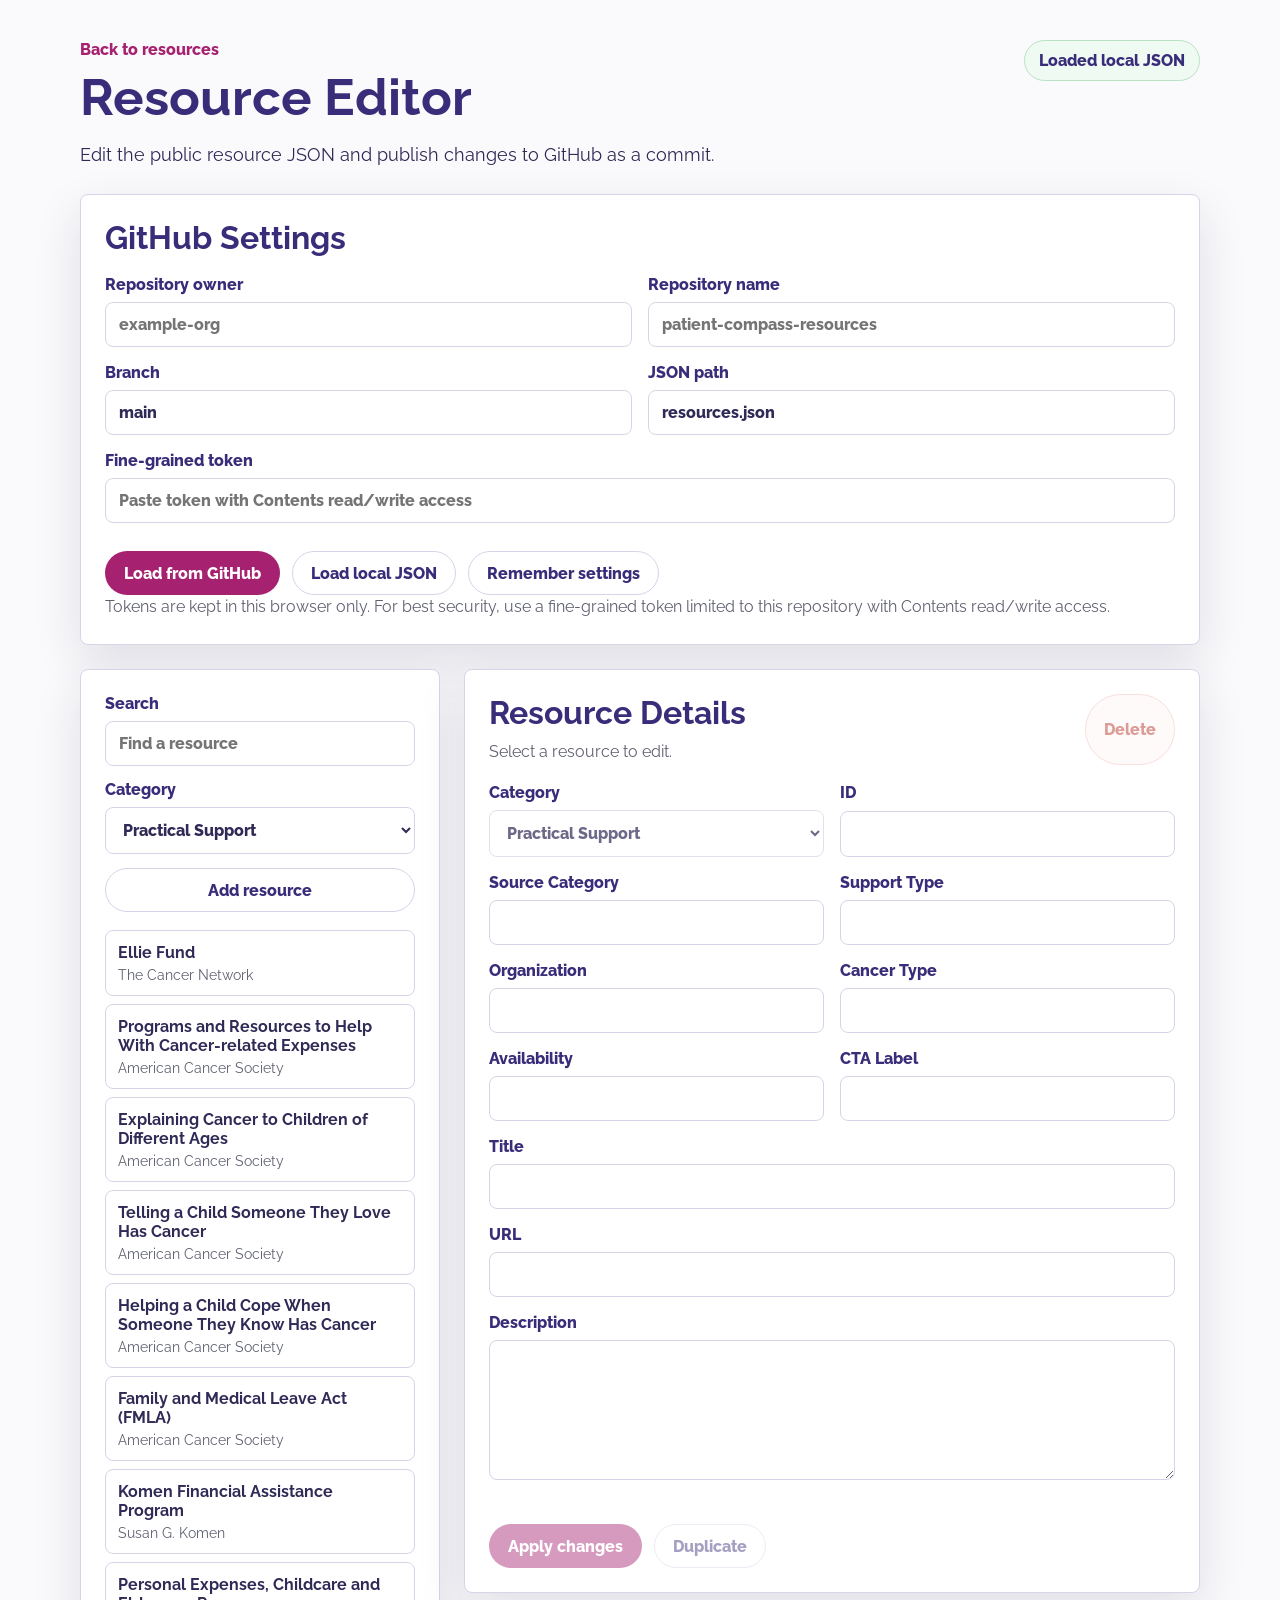
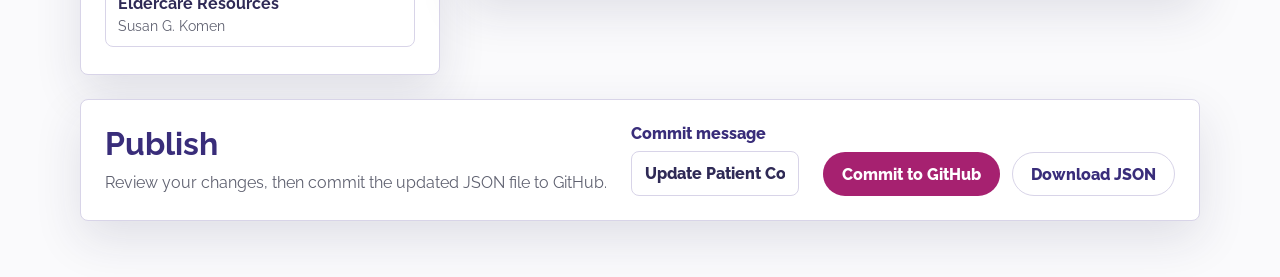
<file: Patient-Compass/admin.html>
<!doctype html>
<html lang="en">
  <head>
    <meta charset="utf-8" />
    <meta name="viewport" content="width=device-width, initial-scale=1" />
    <title>Resource Editor | APSHO Patient Compass</title>
    <link rel="preconnect" href="https://fonts.googleapis.com" />
    <link rel="preconnect" href="https://fonts.gstatic.com" crossorigin />
    <link
      href="https://fonts.googleapis.com/css2?family=Raleway:wght@400;600;700;800&display=swap"
      rel="stylesheet"
    />
    <link rel="stylesheet" href="styles.css" />
  </head>
  <body>
    <div class="site-shell admin-shell" data-page="admin">
      <header class="admin-header">
        <div>
          <a class="text-link" href="index.html">Back to resources</a>
          <h1>Resource Editor</h1>
          <p>
            Edit the public resource JSON and publish changes to GitHub as a commit.
          </p>
        </div>
        <div class="status-pill" id="save-status">Not connected</div>
      </header>

      <main class="admin-layout">
        <section class="panel config-panel" aria-labelledby="github-settings-heading">
          <h2 id="github-settings-heading">GitHub Settings</h2>
          <div class="form-grid">
            <label>
              Repository owner
              <input id="repo-owner" autocomplete="organization" placeholder="example-org" />
            </label>
            <label>
              Repository name
              <input id="repo-name" autocomplete="off" placeholder="patient-compass-resources" />
            </label>
            <label>
              Branch
              <input id="repo-branch" autocomplete="off" value="main" />
            </label>
            <label>
              JSON path
              <input id="repo-path" autocomplete="off" value="resources.json" />
            </label>
            <label class="form-grid__wide">
              Fine-grained token
              <input
                id="repo-token"
                type="password"
                autocomplete="off"
                placeholder="Paste token with Contents read/write access"
              />
            </label>
          </div>
          <div class="button-row">
            <button class="button button--primary" id="load-github" type="button">Load from GitHub</button>
            <button class="button button--secondary" id="load-local" type="button">Load local JSON</button>
            <button class="button button--ghost" id="save-settings" type="button">Remember settings</button>
          </div>
          <p class="help-text">
            Tokens are kept in this browser only. For best security, use a fine-grained token
            limited to this repository with Contents read/write access.
          </p>
        </section>

        <section class="editor-workspace">
          <aside class="panel resource-list-panel" aria-label="Resources">
            <div class="editor-tools">
              <label>
                Search
                <input id="editor-search" type="search" placeholder="Find a resource" />
              </label>
              <label>
                Category
                <select id="editor-category"></select>
              </label>
              <button class="button button--secondary" id="add-resource" type="button">Add resource</button>
            </div>
            <div class="editor-list" id="editor-list"></div>
          </aside>

          <section class="panel edit-panel" aria-labelledby="edit-resource-heading">
            <div class="edit-panel__header">
              <div>
                <h2 id="edit-resource-heading">Resource Details</h2>
                <p id="selected-resource-note">Select a resource to edit.</p>
              </div>
              <button class="button button--danger" id="delete-resource" type="button" disabled>Delete</button>
            </div>

            <form id="resource-form" class="resource-form">
              <label>
                Category
                <select id="field-category" name="category" required></select>
              </label>
              <label>
                ID
                <input id="field-id" name="id" required />
              </label>
              <label>
                Source Category
                <input id="field-sourceCategory" name="sourceCategory" />
              </label>
              <label>
                Support Type
                <input id="field-supportType" name="supportType" required />
              </label>
              <label>
                Organization
                <input id="field-organization" name="organization" required />
              </label>
              <label>
                Cancer Type
                <input id="field-cancerType" name="cancerType" />
              </label>
              <label>
                Availability
                <input id="field-availability" name="availability" />
              </label>
              <label>
                CTA Label
                <input id="field-ctaLabel" name="ctaLabel" />
              </label>
              <label class="resource-form__wide">
                Title
                <input id="field-title" name="title" required />
              </label>
              <label class="resource-form__wide">
                URL
                <input id="field-url" name="url" type="url" required />
              </label>
              <label class="resource-form__wide">
                Description
                <textarea id="field-description" name="description" rows="6" required></textarea>
              </label>
              <div class="button-row resource-form__wide">
                <button class="button button--primary" type="submit">Apply changes</button>
                <button class="button button--secondary" id="duplicate-resource" type="button" disabled>
                  Duplicate
                </button>
              </div>
            </form>
          </section>
        </section>

        <section class="panel publish-panel" aria-labelledby="publish-heading">
          <div>
            <h2 id="publish-heading">Publish</h2>
            <p>Review your changes, then commit the updated JSON file to GitHub.</p>
          </div>
          <label>
            Commit message
            <input id="commit-message" value="Update Patient Compass resources" />
          </label>
          <div class="button-row">
            <button class="button button--primary" id="publish-github" type="button">Commit to GitHub</button>
            <button class="button button--secondary" id="download-json" type="button">Download JSON</button>
          </div>
        </section>
      </main>
    </div>

    <script src="app.js"></script>
  </body>
</html>
</file>
<file: Patient-Compass/styles.css>
:root {
  --pc-minsk: #392d7a;
  --pc-rose: #a62170;
  --pc-azure: #4ba6dd;
  --pc-text: #2f2a56;
  --pc-muted: #5f6170;
  --pc-border: #d8d4e8;
  --pc-soft: #f4f1fa;
  --pc-light: #fafafc;
  --pc-white: #ffffff;
  --pc-danger: #b42318;
  --pc-shadow: 0 18px 48px rgba(36, 29, 78, 0.12);
}

* {
  box-sizing: border-box;
}

html {
  scroll-behavior: smooth;
}

body {
  margin: 0;
  color: var(--pc-text);
  background: var(--pc-white);
  font-family: Raleway, Arial, sans-serif;
}

a {
  color: inherit;
}

button,
input,
select,
textarea {
  font: inherit;
}

.site-shell {
  min-height: 100vh;
}

.hero {
  position: relative;
  min-height: 430px;
  display: flex;
  align-items: center;
  overflow: hidden;
  color: var(--pc-white);
}

.hero__image,
.hero__overlay {
  position: absolute;
  inset: 0;
  width: 100%;
  height: 100%;
}

.hero__image {
  object-fit: cover;
}

.hero__overlay {
  background: linear-gradient(90deg, rgba(57, 45, 122, 0.86), rgba(75, 166, 221, 0.78));
}

.hero__content {
  position: relative;
  width: min(1120px, calc(100% - 48px));
  margin: 0 auto;
  padding: 64px 0;
}

.hero__back,
.text-link {
  font-weight: 800;
  text-decoration: none;
}

.text-link {
  color: var(--pc-rose);
}

.hero h1,
.admin-header h1 {
  max-width: 760px;
  margin: 12px 0 16px;
  font-size: clamp(2.25rem, 5vw, 4.25rem);
  line-height: 1.04;
  letter-spacing: 0;
}

.hero p,
.admin-header p {
  max-width: 760px;
  margin: 0;
  font-size: 1.12rem;
  line-height: 1.65;
}

.hero__actions,
.button-row {
  display: flex;
  flex-wrap: wrap;
  gap: 12px;
  margin-top: 28px;
}

.button {
  min-height: 44px;
  border: 1px solid transparent;
  border-radius: 999px;
  padding: 11px 18px;
  font-weight: 800;
  text-decoration: none;
  cursor: pointer;
}

.button:disabled {
  cursor: not-allowed;
  opacity: 0.45;
}

.button--primary {
  background: var(--pc-rose);
  color: var(--pc-white);
}

.button--secondary {
  border-color: var(--pc-border);
  background: var(--pc-white);
  color: var(--pc-minsk);
}

.button--ghost {
  border-color: var(--pc-border);
  background: transparent;
  color: var(--pc-minsk);
}

.button--danger {
  border-color: #f2b8b5;
  background: #fff5f5;
  color: var(--pc-danger);
}

.resource-app,
.admin-layout {
  width: min(1120px, calc(100% - 48px));
  margin: 0 auto;
}

.resource-app {
  padding: 56px 0 72px;
}

.toolbar,
.result-bar,
.admin-header,
.publish-panel {
  display: flex;
  align-items: flex-start;
  justify-content: space-between;
  gap: 24px;
}

.toolbar h2,
.panel h2 {
  margin: 0 0 8px;
  color: var(--pc-minsk);
  font-size: 2rem;
  line-height: 1.2;
}

.toolbar p,
.panel p,
.result-bar p,
.help-text {
  margin: 0;
  color: var(--pc-muted);
  line-height: 1.55;
}

.search-box,
.editor-tools label,
.form-grid label,
.resource-form label,
.publish-panel label {
  display: grid;
  gap: 8px;
  color: var(--pc-minsk);
  font-weight: 800;
}

.search-box {
  width: min(410px, 100%);
}

input,
select,
textarea {
  width: 100%;
  border: 1px solid var(--pc-border);
  border-radius: 8px;
  padding: 12px 13px;
  color: var(--pc-text);
  background: var(--pc-white);
}

textarea {
  resize: vertical;
}

.category-tabs {
  display: flex;
  flex-wrap: wrap;
  gap: 12px;
  margin: 32px 0;
}

.category-tab {
  min-height: 42px;
  border: 1px solid var(--pc-border);
  border-radius: 999px;
  padding: 10px 18px;
  background: var(--pc-white);
  color: var(--pc-minsk);
  font-weight: 800;
}

.category-tab[aria-pressed="true"] {
  border-color: var(--pc-azure);
  background: var(--pc-azure);
  color: var(--pc-white);
}

.resource-layout,
.editor-workspace {
  display: grid;
  grid-template-columns: 300px minmax(0, 1fr);
  gap: 24px;
  align-items: start;
}

.filters,
.panel {
  border: 1px solid var(--pc-border);
  border-radius: 8px;
  background: var(--pc-white);
  box-shadow: var(--pc-shadow);
}

.filters {
  position: sticky;
  top: 18px;
  padding: 20px;
}

.filter-group + .filter-group {
  margin-top: 28px;
}

.filter-group h3 {
  margin: 0 0 12px;
  color: var(--pc-minsk);
  font-size: 1rem;
}

.check-row {
  display: flex;
  gap: 8px;
  align-items: flex-start;
  margin: 8px 0;
  color: var(--pc-muted);
  font-weight: 600;
  line-height: 1.35;
}

.check-row input {
  width: 16px;
  margin-top: 2px;
  accent-color: var(--pc-minsk);
}

.result-bar {
  margin-bottom: 18px;
}

.result-bar select {
  width: 230px;
}

.resource-grid {
  display: grid;
  gap: 18px;
}

.resource-card {
  display: grid;
  gap: 18px;
  min-height: 100%;
  border: 1px solid var(--pc-border);
  border-radius: 8px;
  padding: 24px;
  background: var(--pc-white);
}

.resource-card__eyebrow {
  margin: 0 0 8px;
  color: var(--pc-rose);
  font-weight: 800;
}

.resource-card h3 {
  margin: 0 0 8px;
  color: var(--pc-minsk);
  font-size: 1.35rem;
  line-height: 1.25;
}

.resource-card__org,
.resource-card__description {
  margin: 0;
  line-height: 1.55;
}

.resource-card__org {
  color: var(--pc-minsk);
  font-weight: 800;
}

.resource-card__description {
  margin-top: 12px;
  color: var(--pc-muted);
}

.resource-card__meta {
  display: grid;
  grid-template-columns: repeat(2, minmax(0, 1fr));
  gap: 12px;
  margin: 0;
}

.resource-card dt {
  color: var(--pc-minsk);
  font-size: 0.78rem;
  font-weight: 800;
  text-transform: uppercase;
}

.resource-card dd {
  margin: 4px 0 0;
  color: var(--pc-muted);
}

.resource-card__link {
  justify-self: start;
  color: var(--pc-rose);
  font-weight: 800;
  text-decoration: none;
}

.admin-shell {
  background: var(--pc-light);
}

.admin-header {
  width: min(1120px, calc(100% - 48px));
  margin: 0 auto;
  padding: 40px 0 24px;
}

.admin-header h1 {
  color: var(--pc-minsk);
  font-size: clamp(2rem, 4vw, 3.25rem);
}

.status-pill {
  flex: 0 0 auto;
  border: 1px solid var(--pc-border);
  border-radius: 999px;
  padding: 10px 14px;
  background: var(--pc-white);
  color: var(--pc-minsk);
  font-weight: 800;
}

.status-pill[data-state="dirty"] {
  border-color: #ffd78a;
  background: #fff7e6;
}

.status-pill[data-state="saved"] {
  border-color: #b7e2c3;
  background: #effaf2;
}

.status-pill[data-state="error"] {
  border-color: #f2b8b5;
  background: #fff5f5;
  color: var(--pc-danger);
}

.admin-layout {
  display: grid;
  gap: 24px;
  padding-bottom: 56px;
}

.panel {
  padding: 24px;
}

.form-grid,
.resource-form {
  display: grid;
  grid-template-columns: repeat(2, minmax(0, 1fr));
  gap: 16px;
  margin-top: 18px;
}

.form-grid__wide,
.resource-form__wide {
  grid-column: 1 / -1;
}

.editor-workspace {
  grid-template-columns: 360px minmax(0, 1fr);
}

.editor-tools {
  display: grid;
  gap: 14px;
}

.editor-list {
  display: grid;
  gap: 8px;
  max-height: 720px;
  margin-top: 18px;
  overflow: auto;
}

.editor-list button {
  width: 100%;
  border: 1px solid var(--pc-border);
  border-radius: 8px;
  padding: 12px;
  background: var(--pc-white);
  color: var(--pc-text);
  text-align: left;
  cursor: pointer;
}

.editor-list button[aria-current="true"] {
  border-color: var(--pc-azure);
  box-shadow: inset 4px 0 0 var(--pc-azure);
}

.editor-list strong,
.editor-list span {
  display: block;
}

.editor-list span {
  margin-top: 4px;
  color: var(--pc-muted);
  font-size: 0.9rem;
}

.edit-panel__header {
  display: flex;
  justify-content: space-between;
  gap: 16px;
}

.publish-panel {
  align-items: end;
}

.publish-panel > label {
  flex: 1;
}

.empty-state {
  border: 1px dashed var(--pc-border);
  border-radius: 8px;
  padding: 28px;
  color: var(--pc-muted);
  text-align: center;
}

@media (max-width: 860px) {
  .toolbar,
  .result-bar,
  .admin-header,
  .publish-panel {
    display: grid;
  }

  .resource-layout,
  .editor-workspace,
  .form-grid,
  .resource-form {
    grid-template-columns: 1fr;
  }

  .filters {
    position: static;
  }

  .resource-card__meta {
    grid-template-columns: 1fr;
  }
}

@media (max-width: 560px) {
  .hero__content,
  .resource-app,
  .admin-layout,
  .admin-header {
    width: min(100% - 32px, 1120px);
  }

  .hero {
    min-height: 500px;
  }

  .button,
  .hero__actions .button {
    width: 100%;
    text-align: center;
  }
}
</file>
